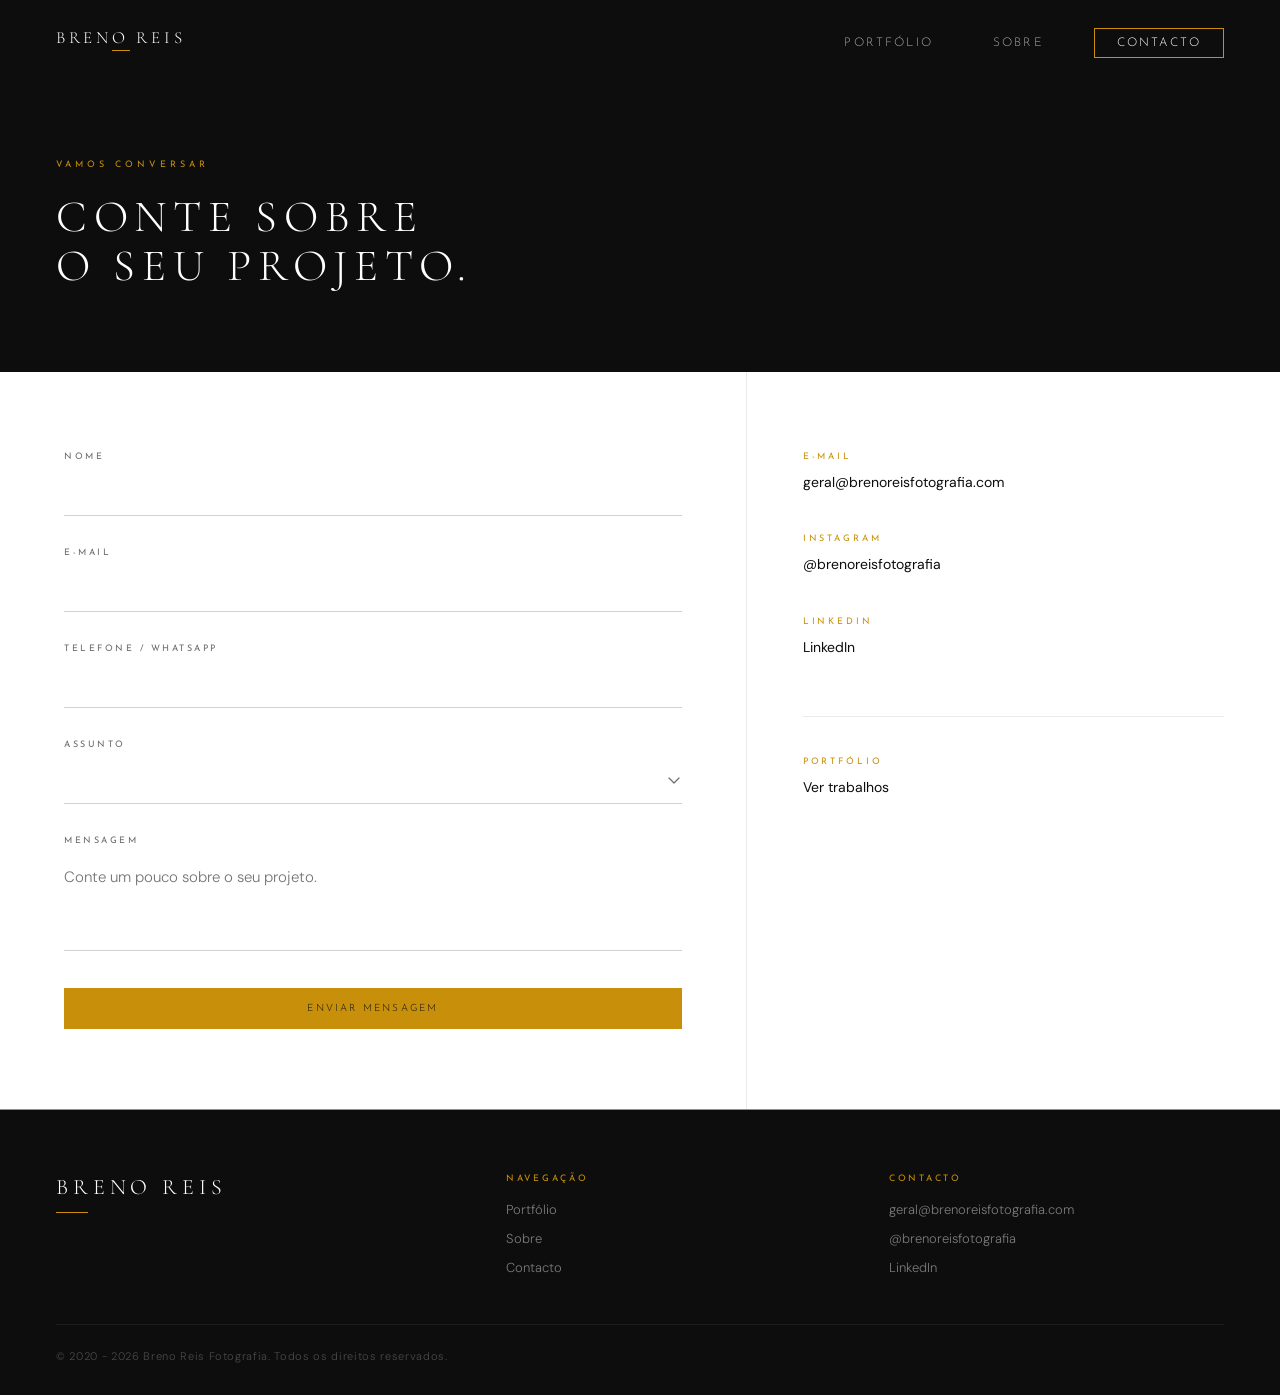
<file: contato.html>
<!DOCTYPE html>
<html lang="pt-BR">
<head>
  <meta charset="UTF-8">
  <meta name="viewport" content="width=device-width, initial-scale=1.0">
  <link rel="icon" type="image/svg+xml" href="favicon.svg">
  <title>Contacto — Breno Reis Fotografia</title>
  <meta name="description" content="Entre em contacto para saber mais sobre fotografia de produto e gastronomia.">
  <link rel="preconnect" href="https://fonts.googleapis.com">
  <link rel="preconnect" href="https://fonts.gstatic.com" crossorigin>
  <link href="https://fonts.googleapis.com/css2?family=Cormorant+Garamond:wght@300;400&family=Josefin+Sans:wght@200;300;400&family=DM+Sans:opsz,wght@9..40,300;9..40,400&display=swap" rel="stylesheet">
  <link rel="stylesheet" href="css/style.css">
</head>
<body>

  <nav class="nav" id="nav">
    <div class="nav-inner">
      <a href="index.html" class="nav-logo">
        <span class="nav-logo-name">Breno Reis</span>
        <span class="nav-logo-rule"></span>
      </a>
      <button class="nav-toggle" id="navToggle" aria-label="Abrir menu">
        <span></span><span></span><span></span>
      </button>
      <ul class="nav-links" id="navLinks">
        <li><a href="portfolio.html">Portfólio</a></li>
        <li><a href="sobre.html">Sobre</a></li>
        <li><a href="contato.html" class="nav-cta">Contacto</a></li>
      </ul>
    </div>
  </nav>

  <!-- HERO -->
  <section class="contato-hero">
    <p class="contato-eyebrow">Vamos conversar</p>
    <h1 class="contato-title">Conte sobre<br>o seu projeto.</h1>
  </section>

  <!-- FORMULÁRIO + INFO -->
  <div class="contato-body">

    <!-- FORMULÁRIO -->
    <div class="contato-form-col">
      <form id="contactForm" action="https://formspree.io/f/mykqdpza" method="POST">
        <div class="form-group">
          <label class="form-label" for="nome">Nome</label>
          <input class="form-input" type="text" id="nome" name="nome" required>
        </div>
        <div class="form-group">
          <label class="form-label" for="email">E-mail</label>
          <input class="form-input" type="email" id="email" name="email" required>
        </div>
        <div class="form-group">
          <label class="form-label" for="telefone">Telefone / WhatsApp</label>
          <input class="form-input" type="tel" id="telefone" name="telefone">
        </div>
        <div class="form-group">
          <label class="form-label" for="servico">Assunto</label>
          <select class="form-select" id="servico" name="servico" required>
            <option value="" disabled selected></option>
            <option value="produto">Fotografia de Produto</option>
            <option value="gastronomia">Fotografia de Gastronomia</option>
            <option value="direcao">Direção Criativa</option>
            <option value="outro">Outro</option>
          </select>
        </div>
        <div class="form-group">
          <label class="form-label" for="mensagem">Mensagem</label>
          <textarea class="form-textarea" id="mensagem" name="mensagem" placeholder="Conte um pouco sobre o seu projeto." required></textarea>
        </div>
        <button type="submit" class="btn btn-ouro" style="width:100%; justify-content:center;">Enviar mensagem</button>
      </form>

      <div id="formSuccess" class="form-success">
        <p class="form-success-title">Mensagem enviada.</p>
        <p class="form-success-text">Obrigado pelo contacto. Retorno em breve.</p>
      </div>
    </div>

    <!-- INFORMAÇÕES -->
    <div class="contato-info-col reveal">
      <div class="info-block">
        <div class="info-label">E-mail</div>
        <div class="info-value">
          <a href="mailto:geral@brenoreisfotografia.com">geral@brenoreisfotografia.com</a>
        </div>
      </div>
      <div class="info-block">
        <div class="info-label">Instagram</div>
        <div class="info-value">
          <a href="https://instagram.com/brenoreisfotografia" target="_blank" rel="noopener">@brenoreisfotografia</a>
        </div>
      </div>
      <div class="info-block">
        <div class="info-label">LinkedIn</div>
        <div class="info-value">
          <a href="https://www.linkedin.com/in/breno-reis-803a252b6/" target="_blank" rel="noopener">LinkedIn</a>
        </div>
      </div>
      <div class="info-block" style="margin-top:56px; padding-top:40px; border-top:1px solid rgba(0,0,0,0.08);">
        <div class="info-label">Portfólio</div>
        <div class="info-value">
          <a href="portfolio.html">Ver trabalhos</a>
        </div>
      </div>
    </div>

  </div>

  <footer class="footer">
    <div class="footer-top">
      <div>
        <div class="footer-logo-name">Breno Reis</div>
        <div class="footer-logo-rule"></div>
      </div>
      <div>
        <div class="footer-col-title">Navegação</div>
        <div class="footer-col-links">
          <a href="portfolio.html">Portfólio</a>
          <a href="sobre.html">Sobre</a>
          <a href="contato.html">Contacto</a>
        </div>
      </div>
      <div>
        <div class="footer-col-title">Contacto</div>
        <div class="footer-col-links">
          <a href="mailto:geral@brenoreisfotografia.com">geral@brenoreisfotografia.com</a>
          <a href="https://instagram.com/brenoreisfotografia" target="_blank" rel="noopener">@brenoreisfotografia</a>
          <a href="https://www.linkedin.com/in/breno-reis-803a252b6/" target="_blank" rel="noopener">LinkedIn</a>
        </div>
      </div>
    </div>
    <div class="footer-bottom">
      <span class="footer-copy">© 2020 - 2026 Breno Reis Fotografia. Todos os direitos reservados.</span>
    </div>
  </footer>

  <script src="js/main.js"></script>
</body>
</html>
</file>
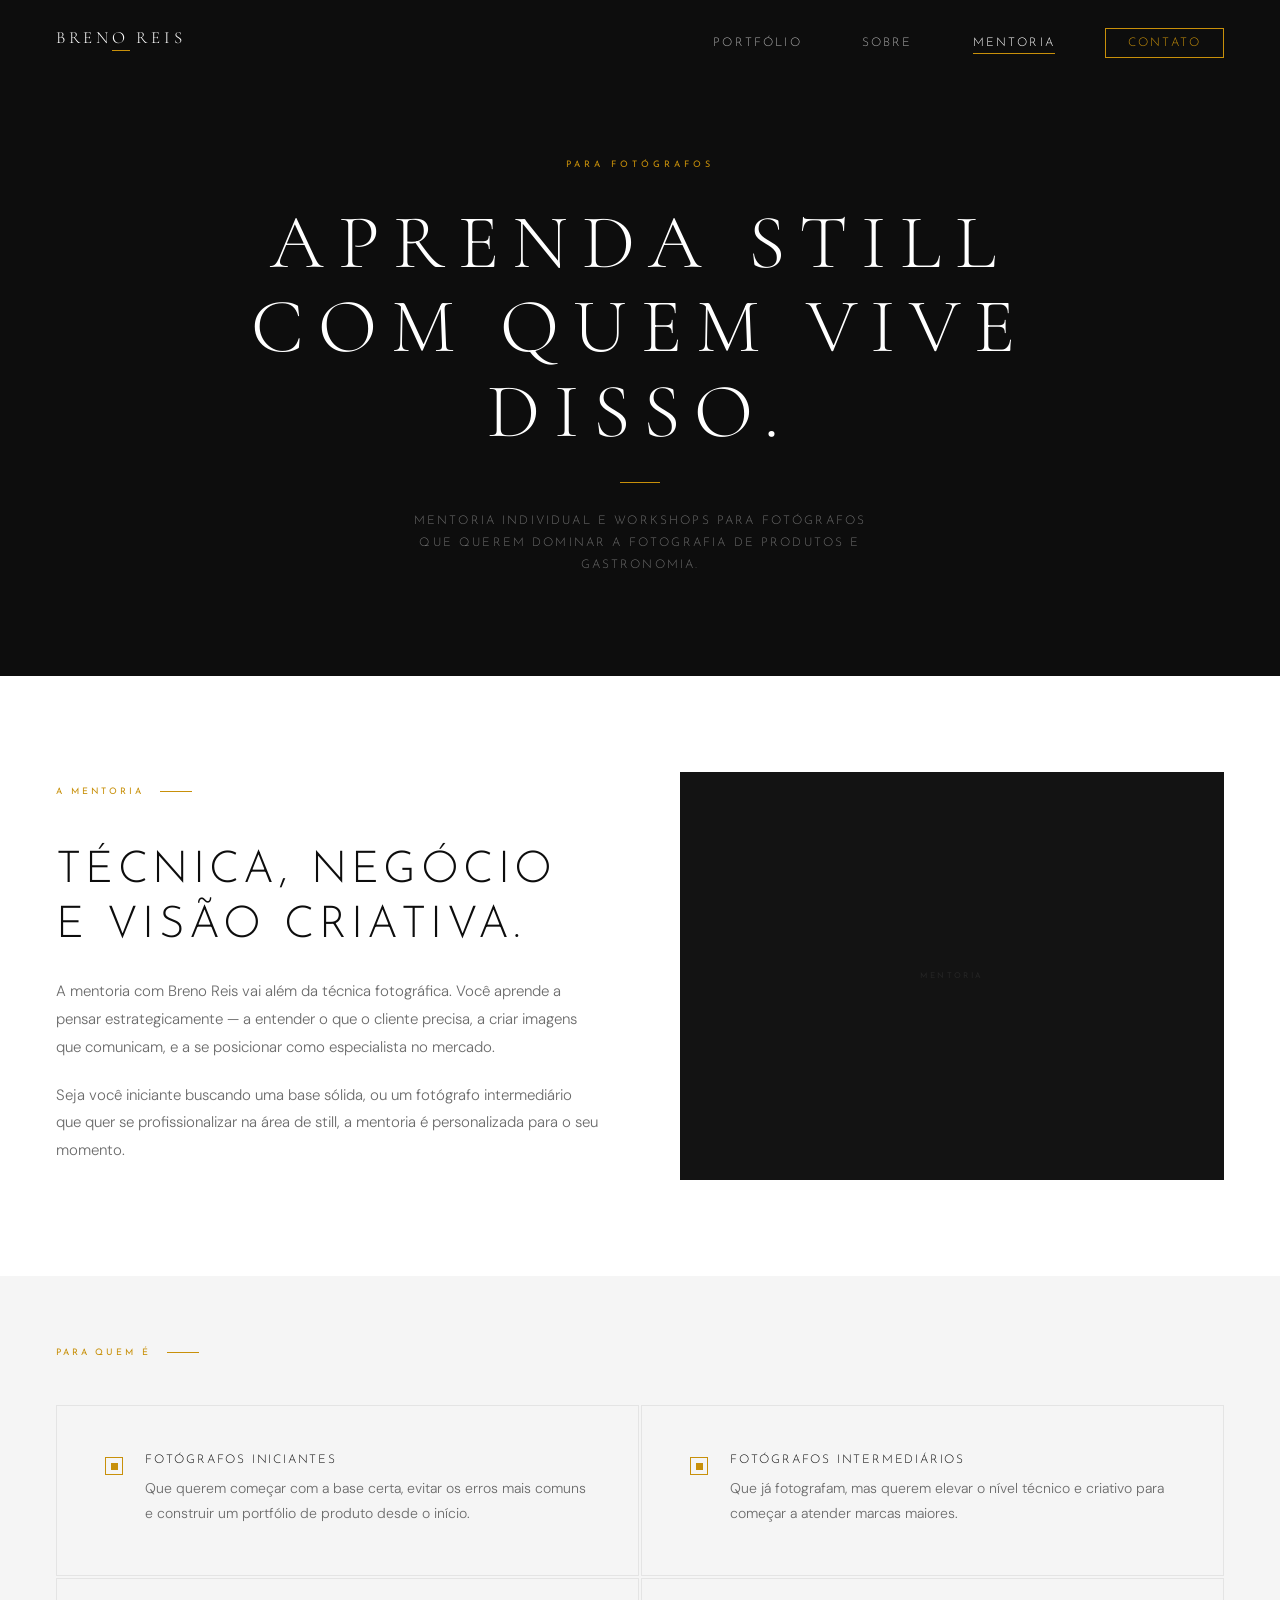
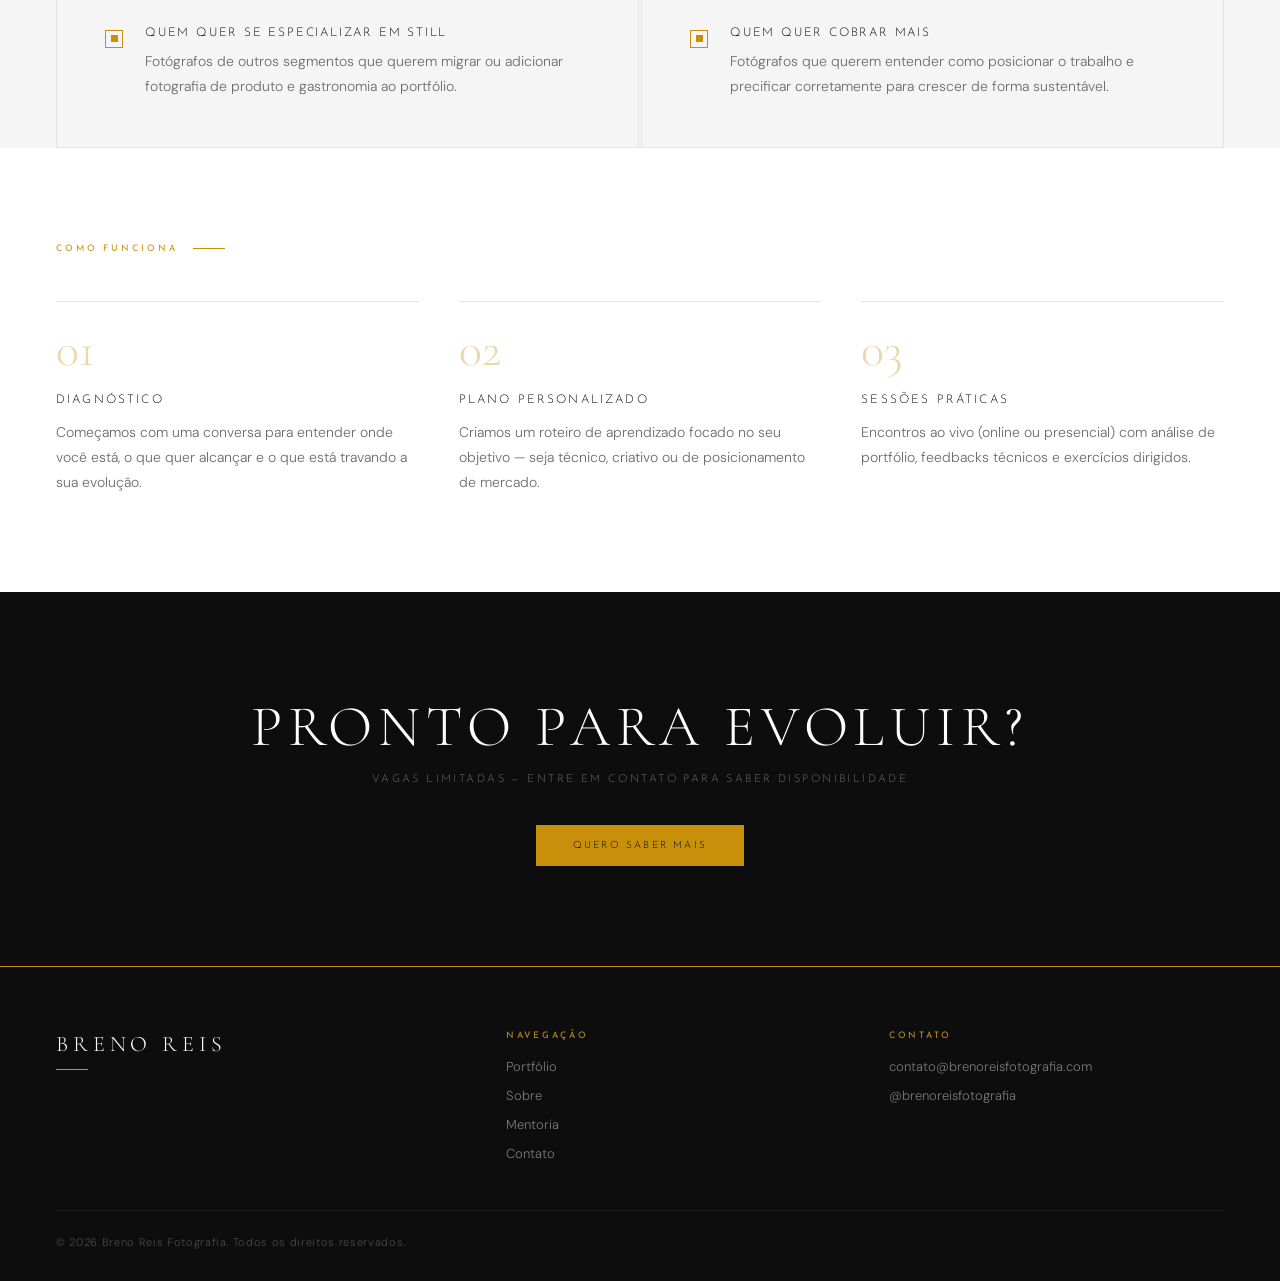
<file: mentoria.html>
<!DOCTYPE html>
<html lang="pt-BR">
<head>
  <meta charset="UTF-8">
  <meta name="viewport" content="width=device-width, initial-scale=1.0">
  <title>Mentoria — Breno Reis Fotografia</title>
  <meta name="description" content="Mentoria para fotógrafos que querem dominar a fotografia still. Aprenda com quem vive disso há 6 anos.">
  <link rel="preconnect" href="https://fonts.googleapis.com">
  <link rel="preconnect" href="https://fonts.gstatic.com" crossorigin>
  <link href="https://fonts.googleapis.com/css2?family=Cormorant+Garamond:wght@300;400&family=Josefin+Sans:wght@200;300;400&family=DM+Sans:opsz,wght@9..40,300;9..40,400&display=swap" rel="stylesheet">
  <link rel="stylesheet" href="css/style.css">
</head>
<body>

  <nav class="nav" id="nav">
    <div class="nav-inner">
      <a href="index.html" class="nav-logo">
        <span class="nav-logo-name">Breno Reis</span>
        <span class="nav-logo-rule"></span>
      </a>
      <button class="nav-toggle" id="navToggle" aria-label="Abrir menu">
        <span></span><span></span><span></span>
      </button>
      <ul class="nav-links" id="navLinks">
        <li><a href="portfolio.html">Portfólio</a></li>
        <li><a href="sobre.html">Sobre</a></li>
        <li><a href="mentoria.html">Mentoria</a></li>
        <li><a href="contato.html" class="nav-cta">Contato</a></li>
      </ul>
    </div>
  </nav>

  <!-- HERO -->
  <section class="mentoria-hero">
    <p class="mentoria-eyebrow">Para fotógrafos</p>
    <h1 class="mentoria-title">Aprenda still<br>com quem vive disso.</h1>
    <div class="mentoria-rule"></div>
    <p class="mentoria-sub">Mentoria individual e workshops para fotógrafos que querem dominar a fotografia de produtos e gastronomia.</p>
  </section>

  <!-- O QUE É -->
  <section class="section">
    <div style="display:grid; grid-template-columns:1fr 1fr; gap:80px; align-items:center;">
      <div class="reveal">
        <div class="section-label">A mentoria</div>
        <h2 class="section-title" style="margin-bottom:24px;">Técnica, negócio<br>e visão criativa.</h2>
        <p class="section-body" style="margin-bottom:20px;">A mentoria com Breno Reis vai além da técnica fotográfica. Você aprende a pensar estrategicamente — a entender o que o cliente precisa, a criar imagens que comunicam, e a se posicionar como especialista no mercado.</p>
        <p class="section-body">Seja você iniciante buscando uma base sólida, ou um fotógrafo intermediário que quer se profissionalizar na área de still, a mentoria é personalizada para o seu momento.</p>
      </div>
      <div class="reveal-img">
        <div class="ph ratio-4-3"><span class="ph-label">Mentoria</span></div>
      </div>
    </div>
  </section>

  <!-- PARA QUEM -->
  <section class="section" style="background:var(--bg-alt); padding-top:72px; padding-bottom:0;">
    <div class="section-label">Para quem é</div>
    <div class="pq-grid">
      <div class="pq-item reveal">
        <div class="pq-check"></div>
        <div>
          <p class="pq-title">Fotógrafos iniciantes</p>
          <p class="pq-text">Que querem começar com a base certa, evitar os erros mais comuns e construir um portfólio de produto desde o início.</p>
        </div>
      </div>
      <div class="pq-item reveal">
        <div class="pq-check"></div>
        <div>
          <p class="pq-title">Fotógrafos intermediários</p>
          <p class="pq-text">Que já fotografam, mas querem elevar o nível técnico e criativo para começar a atender marcas maiores.</p>
        </div>
      </div>
      <div class="pq-item reveal">
        <div class="pq-check"></div>
        <div>
          <p class="pq-title">Quem quer se especializar em still</p>
          <p class="pq-text">Fotógrafos de outros segmentos que querem migrar ou adicionar fotografia de produto e gastronomia ao portfólio.</p>
        </div>
      </div>
      <div class="pq-item reveal">
        <div class="pq-check"></div>
        <div>
          <p class="pq-title">Quem quer cobrar mais</p>
          <p class="pq-text">Fotógrafos que querem entender como posicionar o trabalho e precificar corretamente para crescer de forma sustentável.</p>
        </div>
      </div>
    </div>
  </section>

  <!-- COMO FUNCIONA -->
  <section class="section">
    <div class="section-label">Como funciona</div>
    <div class="passos">
      <div class="passo reveal">
        <div class="passo-num">01</div>
        <h3 class="passo-title">Diagnóstico</h3>
        <p class="passo-text">Começamos com uma conversa para entender onde você está, o que quer alcançar e o que está travando a sua evolução.</p>
      </div>
      <div class="passo reveal">
        <div class="passo-num">02</div>
        <h3 class="passo-title">Plano personalizado</h3>
        <p class="passo-text">Criamos um roteiro de aprendizado focado no seu objetivo — seja técnico, criativo ou de posicionamento de mercado.</p>
      </div>
      <div class="passo reveal">
        <div class="passo-num">03</div>
        <h3 class="passo-title">Sessões práticas</h3>
        <p class="passo-text">Encontros ao vivo (online ou presencial) com análise de portfólio, feedbacks técnicos e exercícios dirigidos.</p>
      </div>
    </div>
  </section>

  <!-- CTA BANNER -->
  <section class="cta-banner">
    <div class="reveal">
      <p class="cta-banner-title">Pronto para evoluir?</p>
      <p class="cta-banner-sub">Vagas limitadas — entre em contato para saber disponibilidade</p>
      <a href="contato.html" class="btn btn-ouro">Quero saber mais</a>
    </div>
  </section>

  <footer class="footer">
    <div class="footer-top">
      <div>
        <div class="footer-logo-name">Breno Reis</div>
        <div class="footer-logo-rule"></div>
      </div>
      <div>
        <div class="footer-col-title">Navegação</div>
        <div class="footer-col-links">
          <a href="portfolio.html">Portfólio</a>
          <a href="sobre.html">Sobre</a>
          <a href="mentoria.html">Mentoria</a>
          <a href="contato.html">Contato</a>
        </div>
      </div>
      <div>
        <div class="footer-col-title">Contato</div>
        <div class="footer-col-links">
          <a href="mailto:contato@brenoreisfotografia.com">contato@brenoreisfotografia.com</a>
          <a href="https://instagram.com/brenoreisfotografia" target="_blank" rel="noopener">@brenoreisfotografia</a>
        </div>
      </div>
    </div>
    <div class="footer-bottom">
      <span class="footer-copy">© 2026 Breno Reis Fotografia. Todos os direitos reservados.</span>
    </div>
  </footer>

  <script src="js/main.js"></script>
</body>
</html>
</file>
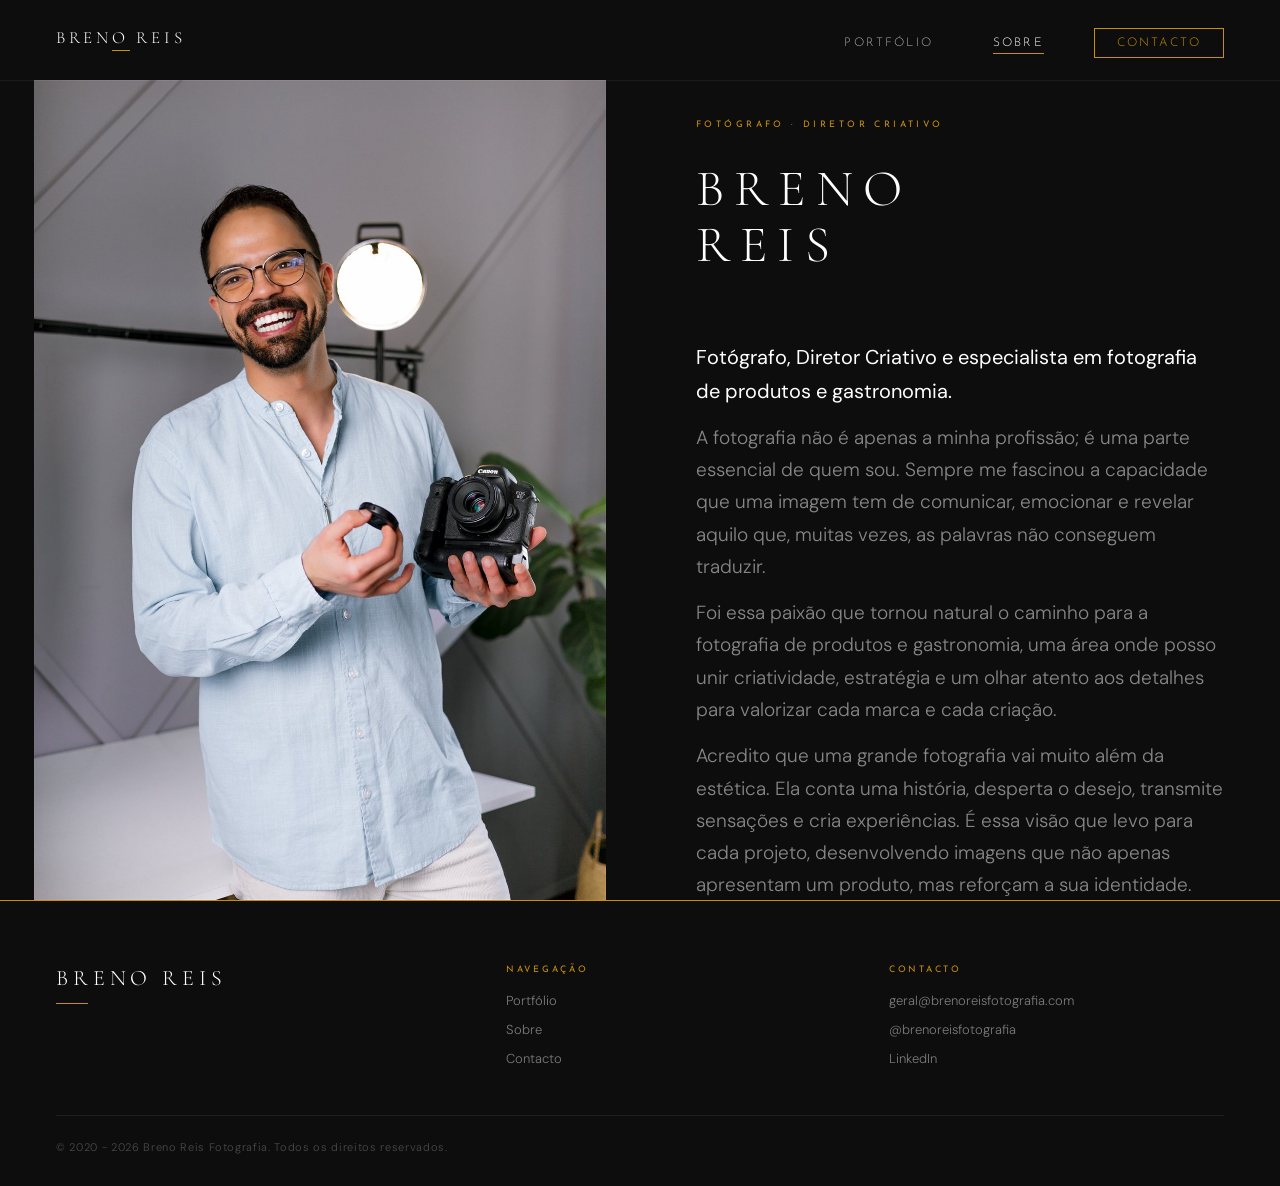
<file: sobre.html>
﻿<!DOCTYPE html>
<html lang="pt-BR">
<head>
  <meta charset="UTF-8">
  <meta name="viewport" content="width=device-width, initial-scale=1.0">
  <link rel="icon" type="image/svg+xml" href="favicon.svg">
  <title>Sobre — Breno Reis Fotografia</title>
  <meta name="description" content="Fotógrafo e diretor criativo especializado em produtos e gastronomia.">
  <link rel="preconnect" href="https://fonts.googleapis.com">
  <link rel="preconnect" href="https://fonts.gstatic.com" crossorigin>
  <link href="https://fonts.googleapis.com/css2?family=Cormorant+Garamond:wght@300;400&family=Josefin+Sans:wght@200;300;400&family=DM+Sans:opsz,wght@9..40,300;9..40,400&display=swap" rel="stylesheet">
  <link rel="stylesheet" href="css/style.css">
</head>
<body>

  <nav class="nav scrolled" id="nav" data-solid="true">
    <div class="nav-inner">
      <a href="index.html" class="nav-logo">
        <span class="nav-logo-name">Breno Reis</span>
        <span class="nav-logo-rule"></span>
      </a>
      <button class="nav-toggle" id="navToggle" aria-label="Abrir menu">
        <span></span><span></span><span></span>
      </button>
      <ul class="nav-links" id="navLinks">
        <li><a href="portfolio.html">Portfólio</a></li>
        <li><a href="sobre.html">Sobre</a></li>
        <li><a href="contato.html" class="nav-cta">Contacto</a></li>
      </ul>
    </div>
  </nav>

  <!-- HERO SPLIT: foto | nome + texto -->
  <section class="sobre-hero">
    <div class="sobre-hero-img">
      <img src="images/full/BrenoReisFotografia - 000149.jpg" alt="Breno Reis" loading="eager" fetchpriority="high" decoding="async">
    </div>
    <div class="sobre-hero-content">
      <p class="sobre-eyebrow">Fotógrafo · Diretor Criativo</p>
      <h1 class="sobre-hero-name">Breno<br>Reis</h1>
      <div class="sobre-hero-rule"></div>
      <div class="sobre-hero-bio">
        <p class="sobre-hero-lead">Fotógrafo, Diretor Criativo e especialista em fotografia de produtos e gastronomia.</p>
        <p>A fotografia não é apenas a minha profissão; é uma parte essencial de quem sou. Sempre me fascinou a capacidade que uma imagem tem de comunicar, emocionar e revelar aquilo que, muitas vezes, as palavras não conseguem traduzir.</p>
        <p>Foi essa paixão que tornou natural o caminho para a fotografia de produtos e gastronomia, uma área onde posso unir criatividade, estratégia e um olhar atento aos detalhes para valorizar cada marca e cada criação.</p>
        <p>Acredito que uma grande fotografia vai muito além da estética. Ela conta uma história, desperta o desejo, transmite sensações e cria experiências. É essa visão que levo para cada projeto, desenvolvendo imagens que não apenas apresentam um produto, mas reforçam a sua identidade.</p>
      </div>
      <div class="sobre-hero-cta">
        <p class="sobre-hero-cta-text">Vamos trabalhar juntos?</p>
        <a href="contato.html" class="btn btn-ouro">Entrar em contacto</a>
      </div>
    </div>
  </section>

  <footer class="footer">
    <div class="footer-top">
      <div>
        <div class="footer-logo-name">Breno Reis</div>
        <div class="footer-logo-rule"></div>
      </div>
      <div>
        <div class="footer-col-title">Navegação</div>
        <div class="footer-col-links">
          <a href="portfolio.html">Portfólio</a>
          <a href="sobre.html">Sobre</a>
          <a href="contato.html">Contacto</a>
        </div>
      </div>
      <div>
        <div class="footer-col-title">Contacto</div>
        <div class="footer-col-links">
          <a href="mailto:geral@brenoreisfotografia.com">geral@brenoreisfotografia.com</a>
          <a href="https://instagram.com/brenoreisfotografia" target="_blank" rel="noopener">@brenoreisfotografia</a>
          <a href="https://www.linkedin.com/in/breno-reis-803a252b6/" target="_blank" rel="noopener">LinkedIn</a>
        </div>
      </div>
    </div>
    <div class="footer-bottom">
      <span class="footer-copy">© 2020 - 2026 Breno Reis Fotografia. Todos os direitos reservados.</span>
    </div>
  </footer>

  <script src="js/main.js"></script>
</body>
</html>
</file>
<file: css/style.css>
/* ============================================================
   BRENO REIS FOTOGRAFIA
   Paleta: #0D0D0D · #FFFFFF · #C8900A
   Fontes: Cormorant Garamond (logo) · Josefin Sans · DM Sans
   ============================================================ */

:root {
  --preto:  #0D0D0D;
  --branco: #FFFFFF;
  --ouro:   #C8900A;
  --cinza:  #6B6B6B;
  --bg-alt: #F5F5F5;
  --bg-dark2: #141414;
  --font-logo:    'Cormorant Garamond', serif;
  --font-display: 'Josefin Sans', sans-serif;
  --font-body:    'DM Sans', sans-serif;
}

/* RESET */
*, *::before, *::after { box-sizing: border-box; margin: 0; padding: 0; }
html { scroll-behavior: smooth; }
body { font-family: var(--font-body); font-weight: 300; background: var(--branco); color: var(--preto); overflow-x: hidden; }
img  { display: block; max-width: 100%; }
a    { text-decoration: none; color: inherit; }
ul   { list-style: none; }
button { cursor: pointer; border: none; background: none; font: inherit; }

/* ── NAV ────────────────────────────────────────── */
.nav {
  position: fixed; top: 0; left: 0; right: 0;
  z-index: 100; height: 80px;
  padding: 0 56px;
  display: flex; align-items: center;
  transition: background 0.4s, box-shadow 0.4s, transform 0.45s ease, opacity 0.45s ease;
}
.nav.scrolled { background: var(--preto); box-shadow: 0 1px 0 rgba(255,255,255,0.06); }
.nav.hidden { transform: translateY(-100%); opacity: 0; }
.nav-inner { width: 100%; display: flex; align-items: center; justify-content: space-between; }

.nav-logo { display: flex; flex-direction: column; gap: 4px; }
.nav-logo-name {
  font-family: var(--font-logo); font-weight: 300;
  font-size: 17px; letter-spacing: 0.22em;
  text-transform: uppercase; color: var(--branco); line-height: 1;
}
.nav-logo-rule { height: 1px; background: var(--ouro); width: 18px; align-self: center; }

.nav-links { display: flex; align-items: center; gap: 40px; }
.nav-links a {
  font-family: var(--font-display); font-weight: 300;
  font-size: 12px; letter-spacing: 0.18em; text-transform: uppercase;
  color: rgba(255,255,255,0.65); transition: color 0.2s;
  position: relative;
}
.nav-links a:not(.nav-cta) { padding: 6px 10px; }
.nav-links a:hover, .nav-links a.active { color: var(--branco); }
.nav-links a:not(.nav-cta)::after {
  content: ''; position: absolute; bottom: 1px; left: 10px;
  width: calc(100% - 20px); height: 1px; background: var(--ouro);
  transform: scaleX(0); transform-origin: left;
  transition: transform 0.25s ease;
}
.nav-links a:not(.nav-cta):hover::after,
.nav-links a:not(.nav-cta).active::after { transform: scaleX(1); }
.nav-links .nav-cta {
  color: var(--ouro); border: 1px solid var(--ouro);
  padding: 8px 22px; transition: background 0.2s, color 0.2s;
}
.nav-links .nav-cta:hover { background: var(--ouro); color: var(--preto); }

.nav-toggle { display: none; flex-direction: column; gap: 5px; padding: 4px; }
.nav-toggle span { display: block; width: 24px; height: 1px; background: var(--branco); transition: transform 0.3s, opacity 0.3s; }
.nav-toggle.open span:nth-child(1) { transform: translateY(6px) rotate(45deg); }
.nav-toggle.open span:nth-child(2) { opacity: 0; }
.nav-toggle.open span:nth-child(3) { transform: translateY(-6px) rotate(-45deg); }

/* ── FOOTER ─────────────────────────────────────── */
.footer { background: var(--preto); padding: 64px 56px 32px; border-top: 1px solid var(--ouro); }
.footer-top { display: grid; grid-template-columns: 1.2fr 1fr 1fr; gap: 48px; padding-bottom: 48px; border-bottom: 1px solid rgba(255,255,255,0.07); }
.footer-logo-name { font-family: var(--font-logo); font-weight: 300; font-size: 22px; letter-spacing: 0.22em; text-transform: uppercase; color: var(--branco); }
.footer-logo-rule { width: 32px; height: 1px; background: var(--ouro); margin-top: 12px; }
.footer-col-title { font-family: var(--font-display); font-size: 9px; font-weight: 400; letter-spacing: 0.3em; text-transform: uppercase; color: var(--ouro); margin-bottom: 18px; }
.footer-col-links { display: flex; flex-direction: column; gap: 12px; }
.footer-col-links a { font-family: var(--font-body); font-weight: 300; font-size: 13px; color: rgba(255,255,255,0.45); transition: color 0.2s; }
.footer-col-links a:hover { color: var(--branco); }
.footer-bottom { display: flex; justify-content: space-between; align-items: center; padding-top: 24px; }
.footer-copy { font-family: var(--font-body); font-size: 11px; color: rgba(255,255,255,0.25); letter-spacing: 0.06em; }

/* ── BUTTONS ─────────────────────────────────────── */
.btn {
  display: inline-flex; align-items: center; gap: 10px;
  font-family: var(--font-display); font-weight: 300;
  font-size: 10px; letter-spacing: 0.22em; text-transform: uppercase;
  padding: 14px 36px; transition: background 0.25s, color 0.25s, border-color 0.25s, opacity 0.25s; cursor: pointer;
}
.btn-ouro   { background: var(--ouro); color: var(--preto); border: 1px solid var(--ouro); }
.btn-ouro:hover { background: transparent; color: var(--ouro); }
.btn-outline-white { background: transparent; color: var(--branco); border: 1px solid rgba(255,255,255,0.5); }
.btn-outline-white:hover { background: var(--branco); color: var(--preto); border-color: var(--branco); }
.btn-outline-dark  { background: transparent; color: var(--preto); border: 1px solid rgba(0,0,0,0.3); }
.btn-outline-dark:hover  { background: var(--preto); color: var(--branco); border-color: var(--preto); }

/* ── SECTION BASE ────────────────────────────────── */
.section    { padding: 96px 56px; }
.section-sm { padding: 64px 56px; }

.section-label {
  font-family: var(--font-display); font-size: 9px; font-weight: 400;
  letter-spacing: 0.32em; text-transform: uppercase; color: var(--ouro);
  display: flex; align-items: center; gap: 16px; margin-bottom: 48px;
}
.section-label::after { content: ''; display: block; width: 32px; height: 1px; background: var(--ouro); }

.section-title { font-family: var(--font-display); font-weight: 300; font-size: clamp(24px, 3.5vw, 44px); letter-spacing: 0.1em; text-transform: uppercase; line-height: 1.25; }
.section-body  { font-family: var(--font-body); font-weight: 300; font-size: 15px; line-height: 1.85; color: var(--cinza); max-width: 560px; }

/* ── REVEAL ANIMATIONS ───────────────────────────── */
.reveal {
  opacity: 0; transform: translateY(36px);
  transition: opacity 0.75s ease, transform 0.75s ease;
}
.reveal.visible { opacity: 1; transform: translateY(0); }

.reveal-img {
  opacity: 0; transform: translateY(20px);
  transition: opacity 0.9s ease, transform 0.9s ease;
}
.reveal-img.visible { opacity: 1; transform: translateY(0); }

/* ── IMAGE PLACEHOLDERS ──────────────────────────── */
.ph { background: #131313; display: flex; align-items: center; justify-content: center; overflow: hidden; position: relative; width: 100%; }
.ph-label { font-family: var(--font-display); font-size: 8px; font-weight: 400; letter-spacing: 0.3em; text-transform: uppercase; color: #252525; }
.ratio-4-3  { aspect-ratio: 4/3; }
.ratio-3-4  { aspect-ratio: 3/4; }
.ratio-1-1  { aspect-ratio: 1; }
.ratio-16-9 { aspect-ratio: 16/9; }
.ratio-2-3  { aspect-ratio: 2/3; }

/* ════════════════════════════════════════════════════
   HOME
   ════════════════════════════════════════════════════ */

/* HOME SPLASH */
body.home-page {
  background: var(--preto);
}
.home-main {
  height: 100vh;
  background: var(--preto);
  display: flex; align-items: center; justify-content: center;
  text-align: center;
}
.home-center { display: flex; flex-direction: column; align-items: center; }
.home-footer {
  background: var(--ouro);
  height: 52px; padding: 0 56px;
  display: flex; align-items: center; justify-content: space-between;
}
.home-footer-fixed {
  position: fixed; bottom: 0; left: 0; right: 0; z-index: 50;
  opacity: 1;
  transition: opacity 0.25s ease;
  pointer-events: auto;
}
.home-footer-fixed.hidden {
  opacity: 0;
  pointer-events: none;
}
.scroll-hint {
  position: fixed; bottom: 68px; left: 50%; transform: translateX(-50%);
  z-index: 50; color: rgba(255,255,255,0.5);
  opacity: 1; transition: opacity 0.25s ease;
  animation: hint-bounce 1.6s ease-in-out infinite;
  pointer-events: none;
  display: flex; flex-direction: column; align-items: center; gap: 2px;
}
.scroll-hint-text {
  font-family: var(--font-display); font-weight: 300;
  font-size: 13px; letter-spacing: 0.2em; text-transform: uppercase;
}
.scroll-hint.hidden { opacity: 0; }
@keyframes hint-bounce {
  0%, 100% { transform: translateX(-50%) translateY(0); }
  50%       { transform: translateX(-50%) translateY(7px); }
}
.home-footer-contacts { display: flex; align-items: center; gap: 20px; }
.home-footer-contacts a {
  font-family: var(--font-display); font-weight: 300;
  font-size: 12px; letter-spacing: 0.18em; text-transform: uppercase;
  color: var(--preto); transition: opacity 0.2s;
}
.home-footer-contacts a:hover { opacity: 0.6; }
.home-footer-contacts-dot { color: rgba(13,13,13,0.4); font-size: 12px; }
.home-footer-nav { display: flex; gap: 32px; }
.home-footer-nav a {
  font-family: var(--font-display); font-size: 12px; letter-spacing: 0.18em;
  text-transform: uppercase; color: var(--preto); transition: opacity 0.2s;
}
.home-footer-nav a:hover { opacity: 0.6; }

/* HERO (outras páginas) */
.hero {
  min-height: 100vh; background: var(--preto);
  display: flex; flex-direction: column;
  align-items: center; justify-content: center;
  padding: 100px 48px 80px; text-align: center; position: relative;
}
.hero-eyebrow { font-family: var(--font-display); font-weight: 300; font-size: 16px; letter-spacing: 0.35em; text-transform: uppercase; color: var(--ouro); margin-bottom: 40px; }
.hero-name { font-family: var(--font-logo); font-weight: 300; font-size: clamp(48px, 9vw, 116px); letter-spacing: 0.28em; text-transform: uppercase; color: var(--branco); line-height: 1; }
.hero-rule { width: 48px; height: 1px; background: var(--ouro); margin: 28px auto; }
.hero-sub { font-family: var(--font-display); font-weight: 200; font-size: 16px; letter-spacing: 0.45em; text-transform: uppercase; color: var(--ouro); margin-bottom: 52px; }
.hero-tagline { font-family: var(--font-display); font-weight: 300; font-size: clamp(14px, 2vw, 21px); letter-spacing: 0.06em; text-transform: uppercase; color: rgba(255,255,255,0.6); max-width: 560px; line-height: 1.6; margin-bottom: 48px; }

.hero-scroll { position: absolute; bottom: 40px; left: 50%; transform: translateX(-50%); display: flex; flex-direction: column; align-items: center; gap: 12px; font-family: var(--font-display); font-size: 8px; letter-spacing: 0.3em; text-transform: uppercase; color: rgba(255,255,255,0.25); }
.hero-scroll-line { width: 1px; height: 48px; background: linear-gradient(to bottom, var(--ouro), transparent); animation: scrollAnim 2s ease infinite; }
@keyframes scrollAnim { 0%,100%{ opacity:0.3; transform:scaleY(0.5); } 50%{ opacity:1; transform:scaleY(1); } }

/* Especialidades */
.especialidades { display: grid; grid-template-columns: repeat(3, 1fr); }
.esp-card { padding: 56px 48px; border: 1px solid rgba(0,0,0,0.07); transition: background 0.2s; }
.esp-card:hover { background: #FAFAFA; }
.esp-number { font-family: var(--font-logo); font-size: 28px; font-weight: 300; color: var(--ouro); opacity: 0.5; margin-bottom: 28px; letter-spacing: 0.05em; }
.esp-title  { font-family: var(--font-display); font-weight: 300; font-size: 13px; letter-spacing: 0.18em; text-transform: uppercase; color: var(--preto); margin-bottom: 16px; }
.esp-text   { font-family: var(--font-body); font-weight: 300; font-size: 14px; line-height: 1.8; color: var(--cinza); }

/* Portfolio preview grid */
.portfolio-grid-preview { display: grid; grid-template-columns: repeat(3, 1fr); gap: 4px; }
.portfolio-item { overflow: hidden; position: relative; }
.portfolio-item .ph { transition: transform 0.55s ease; }
.portfolio-item:hover .ph { transform: scale(1.04); }
.portfolio-item-overlay { position: absolute; inset: 0; background: rgba(13,13,13,0.6); display: flex; align-items: flex-end; padding: 24px; opacity: 0; transition: opacity 0.3s; }
.portfolio-item:hover .portfolio-item-overlay { opacity: 1; }
.portfolio-item-cat { font-family: var(--font-display); font-size: 9px; font-weight: 400; letter-spacing: 0.28em; text-transform: uppercase; color: var(--ouro); }

/* Sobre teaser */
.sobre-teaser { display: grid; grid-template-columns: 1fr 1fr; gap: 80px; align-items: center; }
.sobre-teaser-img { position: relative; }
.sobre-teaser-accent { position: absolute; top: -14px; left: -14px; right: 14px; bottom: 14px; border: 1px solid var(--ouro); z-index: -1; pointer-events: none; }

/* CTA Banner */
.cta-banner { background: var(--preto); padding: 100px 56px; text-align: center; }
.cta-banner-title { font-family: var(--font-logo); font-weight: 300; font-size: clamp(28px, 4.5vw, 60px); letter-spacing: 0.1em; text-transform: uppercase; color: var(--branco); margin-bottom: 12px; }
.cta-banner-sub { font-family: var(--font-display); font-weight: 300; font-size: 11px; letter-spacing: 0.22em; text-transform: uppercase; color: rgba(255,255,255,0.4); margin-bottom: 40px; }

/* ════════════════════════════════════════════════════
   PORTFOLIO PAGE
   ════════════════════════════════════════════════════ */

.portfolio-hero { background: var(--preto); padding: 120px 56px 40px; text-align: center; }
.portfolio-hero-title { font-family: var(--font-logo); font-weight: 300; font-size: clamp(22px, 3.5vw, 44px); letter-spacing: 0.28em; text-transform: uppercase; color: var(--branco); }
.portfolio-hero-rule { width: 40px; height: 1px; background: var(--ouro); margin: 24px auto; }
.portfolio-hero-sub { font-family: var(--font-display); font-weight: 300; font-size: 10px; letter-spacing: 0.4em; text-transform: uppercase; color: rgba(255,255,255,0.4); }

.portfolio-filter { padding: 32px 56px; display: flex; align-items: center; gap: 8px; border-bottom: 1px solid rgba(0,0,0,0.08); flex-wrap: wrap; }
.filter-btn { font-family: var(--font-display); font-size: 10px; font-weight: 300; letter-spacing: 0.2em; text-transform: uppercase; padding: 8px 20px; border: 1px solid rgba(0,0,0,0.15); color: var(--cinza); transition: all 0.2s; background: none; cursor: pointer; }
.filter-btn:hover { border-color: var(--preto); color: var(--preto); }
.filter-btn.active { background: var(--preto); color: var(--branco); border-color: var(--preto); }

.portfolio-grid { display: flex; gap: 4px; padding: 4px 4px 0; align-items: stretch; background: var(--preto); }
.portfolio-col { flex: 1; display: flex; flex-direction: column; gap: 4px; min-width: 0; background: var(--preto); }
.portfolio-grid-item { overflow: visible; position: relative; cursor: zoom-in; }
.portfolio-grid-item:hover { z-index: 3; }
.portfolio-grid-item img {
  width: 100%; height: auto; display: block; transition: transform 0.6s ease, box-shadow 0.5s ease;
  pointer-events: none; -webkit-user-drag: none; -webkit-touch-callout: none; user-select: none;
}
.portfolio-grid-item:hover img { transform: scale(1.07); box-shadow: 0 12px 48px rgba(0,0,0,0.6); }

/* LIGHTBOX */
.lightbox {
  position: fixed; inset: 0; background: rgba(13,13,13,0.97);
  display: none; align-items: center; justify-content: center;
  z-index: 1000; padding: 64px;
}
.lightbox.open { display: flex; }
.lightbox-img {
  max-width: 100%; max-height: 100%; object-fit: contain;
  pointer-events: none; -webkit-user-drag: none; -webkit-touch-callout: none;
  user-select: none;
}
.lightbox-close, .lightbox-prev, .lightbox-next {
  position: absolute; background: none; border: none; cursor: pointer;
  color: rgba(255,255,255,0.55); transition: color 0.2s; line-height: 1;
}
.lightbox-close:hover, .lightbox-prev:hover, .lightbox-next:hover { color: var(--ouro); }
.lightbox-close { top: 24px; right: 32px; font-size: 32px; font-weight: 300; }
.lightbox-prev, .lightbox-next { top: 50%; transform: translateY(-50%); font-size: 40px; padding: 12px; }
.lightbox-prev { left: 12px; }
.lightbox-next { right: 12px; }
.lightbox-counter {
  position: absolute; bottom: 24px; left: 50%; transform: translateX(-50%);
  font-family: var(--font-display); font-size: 10px; letter-spacing: 0.2em;
  color: rgba(255,255,255,0.4); display: none;
}

/* AVISO DE DIREITOS RESERVADOS (clique direito) */
.copyright-toast {
  position: fixed; z-index: 2000;
  background: var(--preto); color: var(--branco);
  border: 1px solid var(--ouro);
  font-family: var(--font-display); font-weight: 300;
  font-size: 10px; letter-spacing: 0.18em; text-transform: uppercase;
  padding: 10px 18px; pointer-events: none;
  opacity: 0; transition: opacity 0.2s ease;
}
.copyright-toast.show { opacity: 1; }
@media (max-width: 640px) {
  .lightbox { padding: 24px; }
  .lightbox-prev { left: 4px; } .lightbox-next { right: 4px; }
  .lightbox-prev, .lightbox-next { font-size: 28px; padding: 8px; }
}

/* ════════════════════════════════════════════════════
   SOBRE PAGE
   ════════════════════════════════════════════════════ */

.sobre-hero {
  display: grid; grid-template-columns: 1fr 1fr; grid-template-rows: 1fr;
  align-items: stretch; background: var(--preto);
  margin-top: 80px; height: calc(100vh - 80px);
}
.sobre-hero-bio { margin-top: 22px; font-family: var(--font-body); font-weight: 300; font-size: 19px; line-height: 1.7; color: rgba(255,255,255,0.5); max-width: none; }
.sobre-hero-bio p { margin-bottom: 14px; }
.sobre-hero-bio p:last-child { margin-bottom: 0; }
.sobre-hero-bio .sobre-hero-lead { color: var(--branco); font-weight: 400; font-size: 20px; }
.sobre-hero-cta { margin-top: 28px; margin-bottom: auto; }
.sobre-hero-cta-text { font-family: var(--font-display); font-weight: 300; font-size: 16px; letter-spacing: 0.06em; color: var(--branco); margin-bottom: 20px; }
.sobre-hero-img { overflow: hidden; min-height: 0; margin: 0; }
.sobre-hero-img img {
  width: 100%; height: 100%; object-fit: contain;
  pointer-events: none; -webkit-user-drag: none; -webkit-touch-callout: none; user-select: none;
}
.sobre-hero-content { background: var(--preto); padding: 40px 56px; display: flex; flex-direction: column; min-height: 0; overflow-y: auto; scrollbar-width: thin; scrollbar-color: var(--ouro) transparent; }
.sobre-hero-content::-webkit-scrollbar { width: 3px; }
.sobre-hero-content::-webkit-scrollbar-track { background: transparent; }
.sobre-hero-content::-webkit-scrollbar-thumb { background: var(--ouro); border-radius: 2px; }
.sobre-eyebrow  { font-family: var(--font-display); font-size: 9px; font-weight: 400; letter-spacing: 0.38em; text-transform: uppercase; color: var(--ouro); margin-bottom: 32px; margin-top: auto; }
.sobre-hero-name { font-family: var(--font-logo); font-weight: 300; font-size: clamp(32px, 4vw, 52px); letter-spacing: 0.2em; text-transform: uppercase; color: var(--branco); line-height: 1.1; }
.sobre-hero-rule { width: 40px; height: 1px; background: var(--ouro); margin: 22px 0; }
.sobre-hero-role { font-family: var(--font-display); font-weight: 300; font-size: 11px; letter-spacing: 0.28em; text-transform: uppercase; color: rgba(255,255,255,0.4); }

/* Numbers */
.numbers-row { display: grid; grid-template-columns: repeat(3, 1fr); border-top: 1px solid rgba(0,0,0,0.1); border-bottom: 1px solid rgba(0,0,0,0.1); }
.number-item { padding: 52px 48px; text-align: center; border-right: 1px solid rgba(0,0,0,0.1); }
.number-item:last-child { border-right: none; }
.number-value { font-family: var(--font-logo); font-weight: 300; font-size: 60px; letter-spacing: 0.04em; color: var(--preto); line-height: 1; }
.number-label { font-family: var(--font-display); font-size: 9px; font-weight: 400; letter-spacing: 0.28em; text-transform: uppercase; color: var(--cinza); margin-top: 14px; }

/* Diferenciais */
.diferenciais { display: grid; grid-template-columns: repeat(2, 1fr); gap: 2px; }
.dif-item { padding: 52px 48px; background: var(--bg-alt); transition: background 0.2s; }
.dif-item:hover { background: #ECECEC; }
.dif-num   { font-family: var(--font-logo); font-size: 22px; color: var(--ouro); margin-bottom: 18px; letter-spacing: 0.05em; }
.dif-title { font-family: var(--font-display); font-weight: 300; font-size: 12px; letter-spacing: 0.18em; text-transform: uppercase; color: var(--preto); margin-bottom: 14px; }
.dif-text  { font-family: var(--font-body); font-weight: 300; font-size: 14px; line-height: 1.8; color: var(--cinza); }

/* ════════════════════════════════════════════════════
   MENTORIA PAGE
   ════════════════════════════════════════════════════ */

.mentoria-hero { background: var(--preto); padding: 160px 56px 100px; text-align: center; }
.mentoria-eyebrow { font-family: var(--font-display); font-size: 9px; font-weight: 400; letter-spacing: 0.45em; text-transform: uppercase; color: var(--ouro); margin-bottom: 32px; }
.mentoria-title { font-family: var(--font-logo); font-weight: 300; font-size: clamp(36px, 6vw, 80px); letter-spacing: 0.18em; text-transform: uppercase; color: var(--branco); line-height: 1.1; max-width: 800px; margin: 0 auto; }
.mentoria-rule  { width: 40px; height: 1px; background: var(--ouro); margin: 28px auto; }
.mentoria-sub   { font-family: var(--font-display); font-weight: 300; font-size: 12px; letter-spacing: 0.18em; text-transform: uppercase; color: rgba(255,255,255,0.4); max-width: 480px; margin: 0 auto; line-height: 1.8; }

/* Para quem */
.pq-grid { display: grid; grid-template-columns: 1fr 1fr; gap: 2px; }
.pq-item { padding: 48px; border: 1px solid rgba(0,0,0,0.07); display: flex; gap: 22px; transition: background 0.2s; }
.pq-item:hover { background: #FAFAFA; }
.pq-check { width: 18px; height: 18px; border: 1px solid var(--ouro); display: flex; align-items: center; justify-content: center; flex-shrink: 0; margin-top: 3px; }
.pq-check::after { content: ''; width: 7px; height: 7px; background: var(--ouro); display: block; }
.pq-title { font-family: var(--font-display); font-weight: 300; font-size: 12px; letter-spacing: 0.15em; text-transform: uppercase; color: var(--preto); margin-bottom: 10px; }
.pq-text  { font-family: var(--font-body); font-weight: 300; font-size: 14px; line-height: 1.8; color: var(--cinza); }

/* Como funciona */
.passos { display: grid; grid-template-columns: repeat(3, 1fr); gap: 40px; counter-reset: steps; }
.passo { padding-top: 24px; border-top: 1px solid rgba(0,0,0,0.1); position: relative; counter-increment: steps; }
.passo-num { font-family: var(--font-logo); font-size: 48px; font-weight: 300; color: var(--ouro); opacity: 0.35; line-height: 1; margin-bottom: 20px; }
.passo-title { font-family: var(--font-display); font-weight: 300; font-size: 12px; letter-spacing: 0.18em; text-transform: uppercase; color: var(--preto); margin-bottom: 14px; }
.passo-text  { font-family: var(--font-body); font-weight: 300; font-size: 14px; line-height: 1.8; color: var(--cinza); }

/* ════════════════════════════════════════════════════
   CONTATO PAGE
   ════════════════════════════════════════════════════ */

.contato-hero { background: var(--preto); padding: 160px 56px 80px; }
.contato-eyebrow { font-family: var(--font-display); font-size: 9px; font-weight: 400; letter-spacing: 0.45em; text-transform: uppercase; color: var(--ouro); margin-bottom: 24px; }
.contato-title   { font-family: var(--font-logo); font-weight: 300; font-size: clamp(24px, 3.5vw, 48px); letter-spacing: 0.15em; text-transform: uppercase; color: var(--branco); line-height: 1.1; }
.contato-sub     { font-family: var(--font-body); font-weight: 300; font-size: 15px; line-height: 1.85; color: rgba(255,255,255,0.4); margin-top: 20px; max-width: 480px; }

.contato-body { display: grid; grid-template-columns: 1.4fr 1fr; }
.contato-form-col { padding: 80px 64px; border-right: 1px solid rgba(0,0,0,0.08); }
.contato-info-col { padding: 80px 56px; }

.form-group { margin-bottom: 32px; }
.form-label { font-family: var(--font-display); font-size: 9px; font-weight: 400; letter-spacing: 0.28em; text-transform: uppercase; color: var(--cinza); display: block; margin-bottom: 10px; }
.form-input, .form-select, .form-textarea {
  width: 100%; background: transparent; border: none; border-bottom: 1px solid rgba(0,0,0,0.18);
  padding: 12px 0; font-family: var(--font-body); font-weight: 300; font-size: 15px;
  color: var(--preto); outline: none; transition: border-color 0.25s; appearance: none;
}
.form-input:focus, .form-select:focus, .form-textarea:focus { border-bottom-color: var(--ouro); }
.form-textarea { resize: none; min-height: 96px; height: auto; overflow: hidden; }
.form-select {
  cursor: pointer;
  background-image: url("data:image/svg+xml,%3Csvg xmlns='http://www.w3.org/2000/svg' width='12' height='7' viewBox='0 0 12 7'%3E%3Cpath d='M1 1l5 5 5-5' stroke='%236B6B6B' stroke-width='1.2' fill='none' stroke-linecap='round' stroke-linejoin='round'/%3E%3C/svg%3E");
  background-repeat: no-repeat;
  background-position: right 2px center;
  padding-right: 22px;
}

.form-input.error { border-bottom-color: #e03030; }
.form-error { display: none; font-family: var(--font-body); font-weight: 300; font-size: 11px; color: #e03030; margin-top: 6px; letter-spacing: 0.02em; }
.form-error.show { display: block; }
.form-suggestion { display: none; font-family: var(--font-body); font-weight: 300; font-size: 11px; color: var(--ouro); margin-top: 6px; letter-spacing: 0.02em; }
.form-suggestion.show { display: block; }
.suggestion-btn { color: var(--ouro); text-decoration: underline; font-size: 11px; letter-spacing: 0.02em; padding: 0; }

.form-success { display: none; padding: 40px 0; }
.form-success.show { display: block; }
.form-success-title { font-family: var(--font-logo); font-size: 32px; letter-spacing: 0.1em; text-transform: uppercase; color: var(--preto); margin-bottom: 12px; }
.form-success-text  { font-family: var(--font-body); font-weight: 300; font-size: 15px; color: var(--cinza); line-height: 1.8; }

.info-block { margin-bottom: 40px; }
.info-label { font-family: var(--font-display); font-size: 9px; font-weight: 400; letter-spacing: 0.32em; text-transform: uppercase; color: var(--ouro); margin-bottom: 10px; }
.info-value { font-family: var(--font-body); font-weight: 300; font-size: 14px; color: var(--cinza); line-height: 1.7; }
.info-value a { color: var(--preto); font-weight: 400; transition: color 0.2s; }
.info-value a:hover { color: var(--ouro); }

/* ════════════════════════════════════════════════════
   RESPONSIVE
   ════════════════════════════════════════════════════ */
@media (max-width: 1024px) {
  .nav { padding: 0 32px; }
  .section { padding: 72px 32px; }
  .section-sm { padding: 48px 32px; }
  .footer { padding: 56px 32px 28px; }
  .footer-top { grid-template-columns: 1fr 1fr 1fr; gap: 24px; }
  .especialidades { grid-template-columns: 1fr; }
  .portfolio-grid-preview { grid-template-columns: repeat(2, 1fr); }
  /* portfolio column count handled by JS (buildColumns) */
  .sobre-teaser { grid-template-columns: 1fr; gap: 48px; }
  .sobre-hero { grid-template-columns: 1fr; height: auto; }
  .sobre-hero-img { display: block; height: 72vw; max-height: 420px; margin: 0; }
  .sobre-hero-img img { object-fit: cover; object-position: center 22%; }
  .sobre-hero-content { padding: 40px 48px 72px; overflow-y: visible; }
  .numbers-row { grid-template-columns: 1fr 1fr; }
  .numbers-row .number-item:nth-child(3) { border-right: none; grid-column: 1/-1; border-top: 1px solid rgba(0,0,0,0.1); }
  .diferenciais { grid-template-columns: 1fr; }
  .pq-grid { grid-template-columns: 1fr; }
  .passos { grid-template-columns: 1fr 1fr; gap: 32px; }
  .contato-body { grid-template-columns: 1fr; }
  .contato-form-col { border-right: none; border-bottom: 1px solid rgba(0,0,0,0.08); padding: 64px 48px; }
  .contato-info-col { padding: 64px 48px; }
  .portfolio-filter, .portfolio-hero, .mentoria-hero, .contato-hero, .cta-banner { padding-left: 32px; padding-right: 32px; }
  .home-footer { height: auto; min-height: 52px; flex-wrap: wrap; row-gap: 10px; padding: 14px 32px; }
  .home-main { padding: 56px 32px; }
}

@media (max-width: 768px) {
  .nav { padding: 0 20px; }
  .nav-links {
    position: fixed; top: 72px; left: 0; right: 0;
    background: var(--preto); flex-direction: column;
    padding: 32px 24px; gap: 28px;
    transform: translateY(-110%); opacity: 0; pointer-events: none;
    transition: transform 0.35s ease, opacity 0.35s ease;
  }
  .nav-links.open { transform: translateY(0); opacity: 1; pointer-events: all; }
  .nav-toggle { display: flex; }
  .section { padding: 56px 20px; }
  .section-sm { padding: 40px 20px; }
  .footer { padding: 48px 20px 24px; }
  .footer-top { grid-template-columns: 1fr; gap: 32px; }
  .portfolio-grid-preview { grid-template-columns: 1fr; }
  /* portfolio column count handled by JS (buildColumns) */
  .portfolio-filter { padding: 24px 20px; gap: 6px; }
  .portfolio-hero { padding: 120px 20px 56px; }
  .hero-name { letter-spacing: 0.15em; }
  .sobre-hero-content { padding: 40px 20px 56px; }
  .mentoria-hero { padding: 120px 20px 72px; }
  .contato-hero { padding: 120px 20px 56px; }
  .contato-form-col, .contato-info-col { padding: 48px 20px; }
  .numbers-row { grid-template-columns: 1fr; }
  .numbers-row .number-item { border-right: none; border-bottom: 1px solid rgba(0,0,0,0.1); }
  .numbers-row .number-item:last-child { border-bottom: none; }
  .passos { grid-template-columns: 1fr; }
  .cta-banner { padding: 72px 20px; }
  .sobre-teaser-accent { display: none; }
  .form-input, .form-select, .form-textarea { font-size: 16px; }
  .home-main { padding: 48px 24px; }
  .hero-eyebrow { font-size: 12px; letter-spacing: 0.22em; }
  .home-footer { flex-direction: column; align-items: center; text-align: center; gap: 14px; padding: 18px 20px; }
  .home-footer-contacts { flex-wrap: wrap; justify-content: center; row-gap: 8px; }
  .home-footer-contacts a, .home-footer-nav a { font-size: 9.5px; }
  .home-footer-nav { gap: 16px; flex-wrap: wrap; justify-content: center; }
  .scroll-hint { bottom: 120px; }
}

@media (max-width: 420px) {
  .home-footer-contacts-dot { display: none; }
}

@media (orientation: landscape) and (max-height: 500px) {
  .home-footer { min-height: 40px; padding: 6px 32px; row-gap: 4px; }
  .scroll-hint { bottom: 50px; }
  .home-footer-contacts a, .home-footer-nav a { font-size: 10px; }
  .home-main { padding: 32px 32px; }
  .footer { padding: 28px 32px 14px; }
  .footer-top { padding-bottom: 18px; gap: 24px; }
  .footer-bottom { padding-top: 14px; }
  .contato-hero { padding: 90px 20px 20px; }
  .contato-form-col, .contato-info-col { padding: 28px 20px; }
  .sobre-hero { grid-template-columns: 1fr 1fr; height: calc(100vh - 80px); }
  .sobre-hero-img { height: 100%; max-height: none; }
  .sobre-hero-img img { object-fit: cover; object-position: center 22%; }
  .sobre-hero-content { padding: 24px 28px 32px; overflow-y: auto; }
}

@media (prefers-reduced-motion: reduce) {
  html { scroll-behavior: auto; }
  .reveal, .reveal-img { opacity: 1 !important; transform: none !important; transition: none !important; }
  .hero-scroll-line { animation: none; }
  * { transition-duration: 0.01ms !important; animation-duration: 0.01ms !important; animation-iteration-count: 1 !important; }
}
</file>
